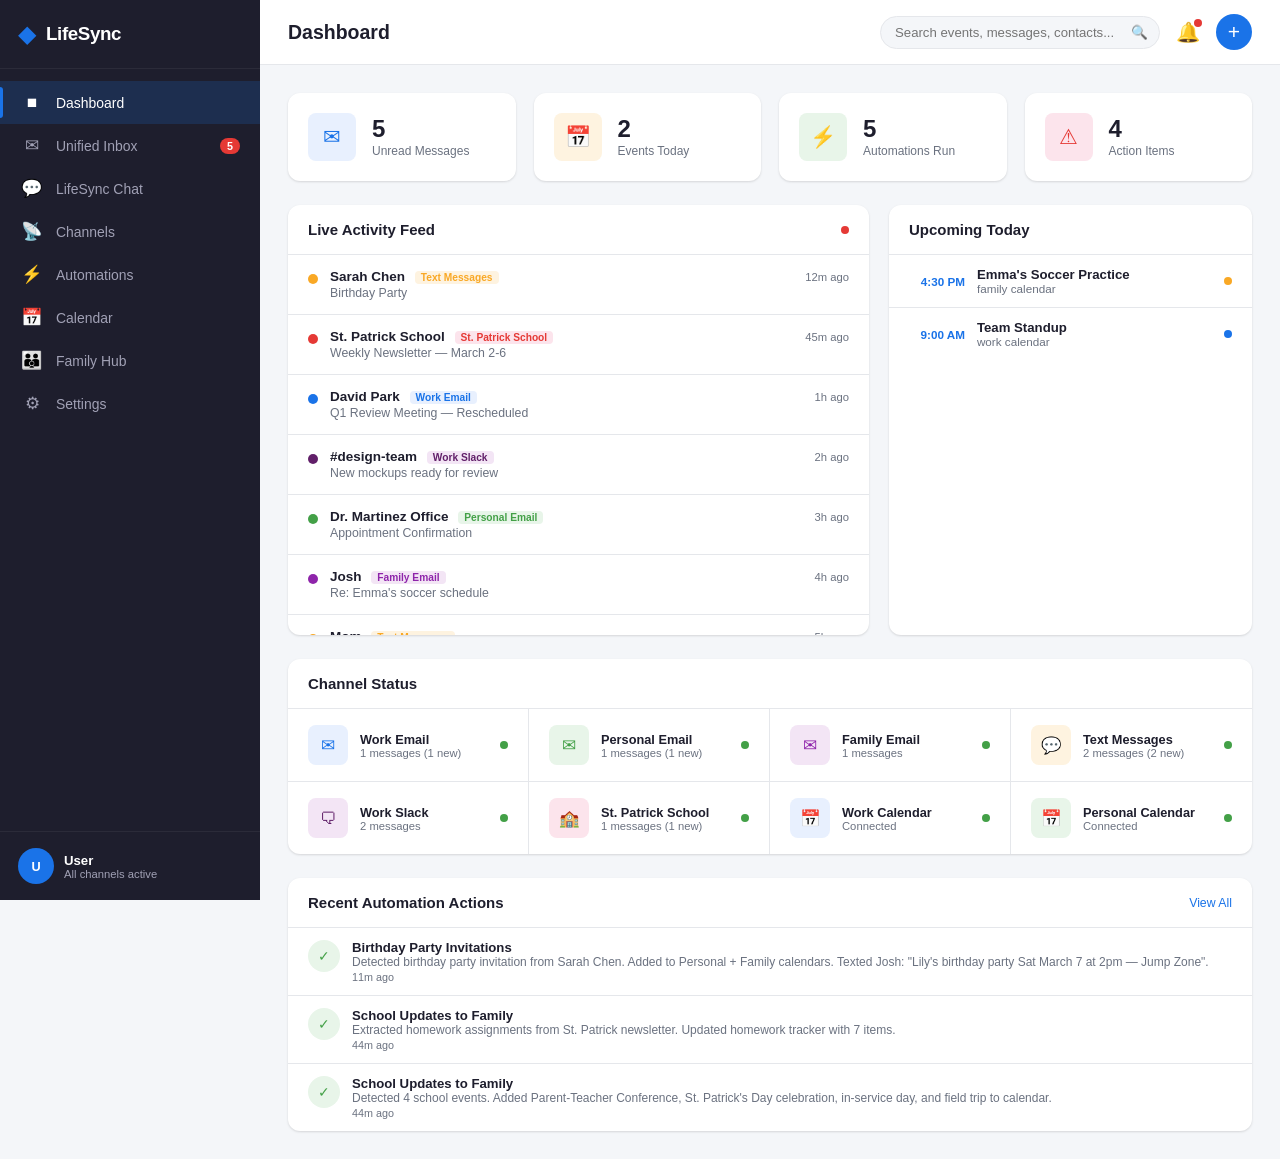
<file: life-event-tracker.html>
<!DOCTYPE html>
<html lang="en">
<head>
    <meta charset="UTF-8">
    <meta name="viewport" content="width=device-width, initial-scale=1.0">
    <title>LifeSync — Life Event Tracker</title>
    <link rel="icon" href="demo-fav.png">
    <link rel="stylesheet" href="life-event-tracker.css">
</head>
<body>
    <!-- Sidebar Navigation -->
    <nav class="sidebar" id="sidebar">
        <div class="sidebar-header">
            <div class="logo">
                <span class="logo-icon">&#9670;</span>
                <span class="logo-text">LifeSync</span>
            </div>
            <button class="sidebar-toggle" id="sidebarToggle" aria-label="Toggle sidebar">&#9776;</button>
        </div>
        <ul class="nav-menu">
            <li class="nav-item active" data-view="dashboard">
                <span class="nav-icon">&#9632;</span>
                <span class="nav-label">Dashboard</span>
            </li>
            <li class="nav-item" data-view="inbox">
                <span class="nav-icon">&#9993;</span>
                <span class="nav-label">Unified Inbox</span>
                <span class="nav-badge" id="inboxBadge">0</span>
            </li>
            <li class="nav-item" data-view="sms">
                <span class="nav-icon">&#128172;</span>
                <span class="nav-label">LifeSync Chat</span>
                <span class="nav-badge" id="smsBadge" style="display:none;">0</span>
            </li>
            <li class="nav-item" data-view="channels">
                <span class="nav-icon">&#128225;</span>
                <span class="nav-label">Channels</span>
            </li>
            <li class="nav-item" data-view="automations">
                <span class="nav-icon">&#9889;</span>
                <span class="nav-label">Automations</span>
            </li>
            <li class="nav-item" data-view="calendar">
                <span class="nav-icon">&#128197;</span>
                <span class="nav-label">Calendar</span>
            </li>
            <li class="nav-item" data-view="family">
                <span class="nav-icon">&#128106;</span>
                <span class="nav-label">Family Hub</span>
            </li>
            <li class="nav-item" data-view="settings">
                <span class="nav-icon">&#9881;</span>
                <span class="nav-label">Settings</span>
            </li>
        </ul>
        <div class="sidebar-footer">
            <div class="user-profile">
                <div class="avatar">U</div>
                <div class="user-info">
                    <span class="user-name">User</span>
                    <span class="user-status">All channels active</span>
                </div>
            </div>
        </div>
    </nav>

    <!-- Main Content Area -->
    <main class="main-content" id="mainContent">

        <!-- Top Bar -->
        <header class="top-bar">
            <div class="top-bar-left">
                <button class="mobile-menu-btn" id="mobileMenuBtn" aria-label="Open menu">&#9776;</button>
                <h1 class="page-title" id="pageTitle">Dashboard</h1>
            </div>
            <div class="top-bar-right">
                <div class="search-box">
                    <input type="text" placeholder="Search events, messages, contacts..." id="globalSearch">
                    <span class="search-icon">&#128269;</span>
                </div>
                <button class="notification-btn" id="notifBtn" aria-label="Notifications">
                    &#128276;
                    <span class="notif-dot" id="notifDot"></span>
                </button>
                <button class="quick-add-btn" id="quickAddBtn" title="Quick add event">+</button>
            </div>
        </header>

        <!-- ==================== DASHBOARD VIEW ==================== -->
        <section class="view active" id="view-dashboard">
            <!-- Stats Row -->
            <div class="stats-row">
                <div class="stat-card">
                    <div class="stat-icon" style="background:#e8f0fe;color:#1a73e8;">&#9993;</div>
                    <div class="stat-info">
                        <span class="stat-number" id="statUnread">0</span>
                        <span class="stat-label">Unread Messages</span>
                    </div>
                </div>
                <div class="stat-card">
                    <div class="stat-icon" style="background:#fef3e0;color:#f9a825;">&#128197;</div>
                    <div class="stat-info">
                        <span class="stat-number" id="statEvents">0</span>
                        <span class="stat-label">Events Today</span>
                    </div>
                </div>
                <div class="stat-card">
                    <div class="stat-icon" style="background:#e8f5e9;color:#43a047;">&#9889;</div>
                    <div class="stat-info">
                        <span class="stat-number" id="statAutomations">0</span>
                        <span class="stat-label">Automations Run</span>
                    </div>
                </div>
                <div class="stat-card">
                    <div class="stat-icon" style="background:#fce4ec;color:#e53935;">&#9888;</div>
                    <div class="stat-info">
                        <span class="stat-number" id="statActionItems">0</span>
                        <span class="stat-label">Action Items</span>
                    </div>
                </div>
            </div>

            <!-- Live Activity Feed + Upcoming -->
            <div class="dashboard-grid">
                <div class="card activity-feed-card">
                    <div class="card-header">
                        <h2>Live Activity Feed</h2>
                        <span class="live-dot"></span>
                    </div>
                    <div class="activity-feed" id="activityFeed">
                        <!-- Populated by JS -->
                    </div>
                </div>
                <div class="card upcoming-card">
                    <div class="card-header">
                        <h2>Upcoming Today</h2>
                    </div>
                    <div class="upcoming-list" id="upcomingList">
                        <!-- Populated by JS -->
                    </div>
                </div>
            </div>

            <!-- Channel Status Row -->
            <div class="card channel-status-card">
                <div class="card-header">
                    <h2>Channel Status</h2>
                </div>
                <div class="channel-status-grid" id="channelStatusGrid">
                    <!-- Populated by JS -->
                </div>
            </div>

            <!-- Recent Automations -->
            <div class="card">
                <div class="card-header">
                    <h2>Recent Automation Actions</h2>
                    <a href="#" class="view-all-link" data-navigate="automations">View All</a>
                </div>
                <div class="automation-log" id="dashAutomationLog">
                    <!-- Populated by JS -->
                </div>
            </div>
        </section>

        <!-- ==================== UNIFIED INBOX VIEW ==================== -->
        <section class="view" id="view-inbox">
            <div class="inbox-toolbar">
                <div class="filter-tabs">
                    <button class="filter-tab active" data-filter="all">All</button>
                    <button class="filter-tab" data-filter="work-email">Work Email</button>
                    <button class="filter-tab" data-filter="personal-email">Personal Email</button>
                    <button class="filter-tab" data-filter="family-email">Family Email</button>
                    <button class="filter-tab" data-filter="text">Texts</button>
                    <button class="filter-tab" data-filter="slack">Slack</button>
                    <button class="filter-tab" data-filter="school">School</button>
                </div>
                <div class="inbox-actions">
                    <button class="btn btn-sm" id="markAllReadBtn">Mark All Read</button>
                </div>
            </div>
            <div class="inbox-list" id="inboxList">
                <!-- Populated by JS -->
            </div>
            <!-- Message Detail Panel -->
            <div class="message-detail-panel" id="messageDetailPanel">
                <div class="detail-header">
                    <button class="back-btn" id="detailBackBtn">&larr; Back</button>
                    <div class="detail-actions">
                        <button class="btn btn-sm" id="detailArchiveBtn">Archive</button>
                        <button class="btn btn-sm btn-primary" id="detailActionBtn">Create Action</button>
                    </div>
                </div>
                <div class="detail-content" id="detailContent">
                    <!-- Populated by JS -->
                </div>
            </div>
        </section>

        <!-- ==================== LIFESYNC CHAT VIEW ==================== -->
        <section class="view" id="view-sms">
            <div class="sms-container">
                <div class="sms-phone">
                    <div class="sms-phone-header">
                        <div class="sms-phone-status-bar">
                            <span>9:41</span>
                            <span class="sms-phone-notch"></span>
                            <span class="sms-phone-icons">&#128246; 100%</span>
                        </div>
                        <div class="sms-phone-nav">
                            <span class="sms-phone-back">&lt;</span>
                            <div class="sms-phone-contact">
                                <div class="sms-phone-avatar">LS</div>
                                <div>
                                    <div class="sms-phone-name">LifeSync</div>
                                    <div class="sms-phone-subtitle">AI Assistant</div>
                                </div>
                            </div>
                            <span class="sms-phone-info">&#9432;</span>
                        </div>
                    </div>
                    <div class="sms-messages" id="smsMessages">
                        <!-- Populated by JS -->
                    </div>
                    <div class="sms-input-bar">
                        <button class="sms-attach-btn" id="smsQuickActions" title="Quick actions">+</button>
                        <input type="text" id="smsInput" placeholder="Message LifeSync..." autocomplete="off">
                        <button class="sms-send-btn" id="smsSendBtn">&#9650;</button>
                    </div>
                </div>
                <div class="sms-sidebar-panel">
                    <div class="sms-help-card">
                        <h3>Talk to LifeSync</h3>
                        <p>Text LifeSync from Google Messages — it understands context and takes action.</p>
                    </div>
                    <div class="sms-help-card">
                        <h3>Try saying...</h3>
                        <div class="sms-suggestions" id="smsSuggestions">
                            <button class="sms-suggestion-btn">What's Emma's homework tonight?</button>
                            <button class="sms-suggestion-btn">What's on my calendar today?</button>
                            <button class="sms-suggestion-btn">Add the birthday party to both calendars</button>
                            <button class="sms-suggestion-btn">Text Josh about the birthday party Saturday</button>
                            <button class="sms-suggestion-btn">What did the school send today?</button>
                            <button class="sms-suggestion-btn">When is the field trip?</button>
                            <button class="sms-suggestion-btn">Remind me about the permission slip</button>
                            <button class="sms-suggestion-btn">What are my action items?</button>
                            <button class="sms-suggestion-btn">Mark spelling homework as done</button>
                            <button class="sms-suggestion-btn">What's happening this weekend?</button>
                            <button class="sms-suggestion-btn">RSVP yes to Lily's party</button>
                            <button class="sms-suggestion-btn">Any new messages from work?</button>
                        </div>
                    </div>
                    <div class="sms-help-card">
                        <h3>Recent Actions</h3>
                        <div class="sms-recent-actions" id="smsRecentActions">
                            <div class="sms-action-item">
                                <span class="sms-action-dot" style="background:var(--success);"></span>
                                <span>Waiting for your first command...</span>
                            </div>
                        </div>
                    </div>
                </div>
            </div>
        </section>

        <!-- ==================== CHANNELS VIEW ==================== -->
        <section class="view" id="view-channels">
            <div class="channels-grid" id="channelsGrid">
                <!-- Populated by JS -->
            </div>
        </section>

        <!-- ==================== AUTOMATIONS VIEW ==================== -->
        <section class="view" id="view-automations">
            <div class="automations-header">
                <h2>Automation Rules</h2>
                <button class="btn btn-primary" id="addAutomationBtn">+ New Rule</button>
            </div>
            <div class="automations-list" id="automationsList">
                <!-- Populated by JS -->
            </div>
            <div class="card" style="margin-top:24px;">
                <div class="card-header">
                    <h2>Automation Log</h2>
                </div>
                <div class="automation-log" id="automationLog">
                    <!-- Populated by JS -->
                </div>
            </div>
        </section>

        <!-- ==================== CALENDAR VIEW ==================== -->
        <section class="view" id="view-calendar">
            <div class="calendar-header-bar">
                <button class="btn btn-sm" id="calPrev">&larr;</button>
                <h2 id="calMonthYear"></h2>
                <button class="btn btn-sm" id="calNext">&rarr;</button>
                <div class="calendar-legend">
                    <span class="legend-dot" style="background:#1a73e8;"></span> Work
                    <span class="legend-dot" style="background:#43a047;"></span> Personal
                    <span class="legend-dot" style="background:#f9a825;"></span> Family
                    <span class="legend-dot" style="background:#e53935;"></span> School
                </div>
            </div>
            <div class="calendar-grid" id="calendarGrid">
                <!-- Populated by JS -->
            </div>
            <div class="card" style="margin-top:24px;">
                <div class="card-header">
                    <h2>Events for <span id="calSelectedDate">Today</span></h2>
                </div>
                <div class="cal-events-list" id="calEventsList">
                    <!-- Populated by JS -->
                </div>
            </div>
        </section>

        <!-- ==================== FAMILY HUB VIEW ==================== -->
        <section class="view" id="view-family">
            <div class="family-grid">
                <div class="card family-member-card">
                    <div class="card-header"><h2>Daughter — School Hub</h2></div>
                    <div class="school-section">
                        <h3>St. Patrick Communications</h3>
                        <div class="school-feed" id="schoolFeed">
                            <!-- Populated by JS -->
                        </div>
                    </div>
                    <div class="homework-section">
                        <h3>Homework Tracker</h3>
                        <div class="homework-list" id="homeworkList">
                            <!-- Populated by JS -->
                        </div>
                    </div>
                </div>
                <div class="card family-calendar-card">
                    <div class="card-header"><h2>Family Calendar</h2></div>
                    <div class="family-events" id="familyEvents">
                        <!-- Populated by JS -->
                    </div>
                </div>
                <div class="card family-actions-card">
                    <div class="card-header"><h2>Pending Family Actions</h2></div>
                    <div class="family-actions" id="familyActions">
                        <!-- Populated by JS -->
                    </div>
                </div>
            </div>
        </section>

        <!-- ==================== SETTINGS VIEW ==================== -->
        <section class="view" id="view-settings">
            <div class="settings-grid">
                <div class="card">
                    <div class="card-header"><h2>Connected Channels</h2></div>
                    <div class="settings-channels" id="settingsChannels">
                        <!-- Populated by JS -->
                    </div>
                </div>
                <div class="card">
                    <div class="card-header"><h2>Notification Preferences</h2></div>
                    <div class="settings-section">
                        <label class="toggle-row">
                            <span>Push Notifications</span>
                            <input type="checkbox" checked class="toggle-input">
                            <span class="toggle-slider"></span>
                        </label>
                        <label class="toggle-row">
                            <span>Email Digest (Daily)</span>
                            <input type="checkbox" checked class="toggle-input">
                            <span class="toggle-slider"></span>
                        </label>
                        <label class="toggle-row">
                            <span>Sound Alerts</span>
                            <input type="checkbox" class="toggle-input">
                            <span class="toggle-slider"></span>
                        </label>
                        <label class="toggle-row">
                            <span>Automation Confirmations</span>
                            <input type="checkbox" checked class="toggle-input">
                            <span class="toggle-slider"></span>
                        </label>
                    </div>
                </div>
                <div class="card">
                    <div class="card-header"><h2>Family Members</h2></div>
                    <div class="settings-section">
                        <div class="family-member-row">
                            <div class="avatar" style="background:#1a73e8;">J</div>
                            <div>
                                <strong>Josh</strong>
                                <div class="text-muted">Co-parent &middot; Text, Email</div>
                            </div>
                        </div>
                        <div class="family-member-row">
                            <div class="avatar" style="background:#e53935;">E</div>
                            <div>
                                <strong>Emma</strong>
                                <div class="text-muted">Daughter &middot; St. Patrick School</div>
                            </div>
                        </div>
                    </div>
                </div>
                <div class="card">
                    <div class="card-header"><h2>AI Preferences</h2></div>
                    <div class="settings-section">
                        <label class="toggle-row">
                            <span>Auto-detect calendar events from messages</span>
                            <input type="checkbox" checked class="toggle-input">
                            <span class="toggle-slider"></span>
                        </label>
                        <label class="toggle-row">
                            <span>Auto-notify Josh about daughter's events</span>
                            <input type="checkbox" checked class="toggle-input">
                            <span class="toggle-slider"></span>
                        </label>
                        <label class="toggle-row">
                            <span>Smart homework extraction from school messages</span>
                            <input type="checkbox" checked class="toggle-input">
                            <span class="toggle-slider"></span>
                        </label>
                        <label class="toggle-row">
                            <span>Auto-categorize incoming messages</span>
                            <input type="checkbox" checked class="toggle-input">
                            <span class="toggle-slider"></span>
                        </label>
                    </div>
                </div>
            </div>
        </section>

    </main>

    <!-- Quick Add Modal -->
    <div class="modal-overlay" id="quickAddModal">
        <div class="modal">
            <div class="modal-header">
                <h2>Quick Add Event</h2>
                <button class="modal-close" id="quickAddClose">&times;</button>
            </div>
            <div class="modal-body">
                <div class="form-group">
                    <label>Event Title</label>
                    <input type="text" id="qaTitle" placeholder="e.g., Emma's birthday party">
                </div>
                <div class="form-row">
                    <div class="form-group">
                        <label>Date</label>
                        <input type="date" id="qaDate">
                    </div>
                    <div class="form-group">
                        <label>Time</label>
                        <input type="time" id="qaTime">
                    </div>
                </div>
                <div class="form-group">
                    <label>Calendar</label>
                    <select id="qaCalendar">
                        <option value="personal">Personal Calendar</option>
                        <option value="work">Work Calendar</option>
                        <option value="family">Family Calendar</option>
                        <option value="school">School Calendar</option>
                    </select>
                </div>
                <div class="form-group">
                    <label>Notify</label>
                    <div class="checkbox-group">
                        <label><input type="checkbox" value="josh"> Josh</label>
                        <label><input type="checkbox" value="self"> Myself (reminder)</label>
                    </div>
                </div>
                <div class="form-group">
                    <label>Notes</label>
                    <textarea id="qaNotes" rows="3" placeholder="Additional details..."></textarea>
                </div>
            </div>
            <div class="modal-footer">
                <button class="btn" id="qaCancel">Cancel</button>
                <button class="btn btn-primary" id="qaSave">Save Event</button>
            </div>
        </div>
    </div>

    <!-- Notification Toast Container -->
    <div class="toast-container" id="toastContainer"></div>

    <!-- Automation Rule Modal -->
    <div class="modal-overlay" id="automationModal">
        <div class="modal">
            <div class="modal-header">
                <h2>New Automation Rule</h2>
                <button class="modal-close" id="automationModalClose">&times;</button>
            </div>
            <div class="modal-body">
                <div class="form-group">
                    <label>Rule Name</label>
                    <input type="text" id="arName" placeholder="e.g., Birthday invites to both calendars">
                </div>
                <div class="form-group">
                    <label>When (Trigger Channel)</label>
                    <select id="arTriggerChannel">
                        <option value="any">Any Channel</option>
                        <option value="text">Text Messages</option>
                        <option value="work-email">Work Email</option>
                        <option value="personal-email">Personal Email</option>
                        <option value="family-email">Family Email</option>
                        <option value="slack">Work Slack</option>
                        <option value="school">St. Patrick School</option>
                    </select>
                </div>
                <div class="form-group">
                    <label>Contains Keywords (comma-separated)</label>
                    <input type="text" id="arKeywords" placeholder="e.g., birthday, party, invitation">
                </div>
                <div class="form-group">
                    <label>Then (Actions)</label>
                    <div class="checkbox-group">
                        <label><input type="checkbox" value="add-personal-cal"> Add to Personal Calendar</label>
                        <label><input type="checkbox" value="add-family-cal"> Add to Family Calendar</label>
                        <label><input type="checkbox" value="add-work-cal"> Add to Work Calendar</label>
                        <label><input type="checkbox" value="notify-josh"> Text Josh</label>
                        <label><input type="checkbox" value="flag-action"> Flag as Action Item</label>
                    </div>
                </div>
            </div>
            <div class="modal-footer">
                <button class="btn" id="arCancel">Cancel</button>
                <button class="btn btn-primary" id="arSave">Save Rule</button>
            </div>
        </div>
    </div>

    <script src="life-event-tracker.js"></script>
</body>
</html>
</file>
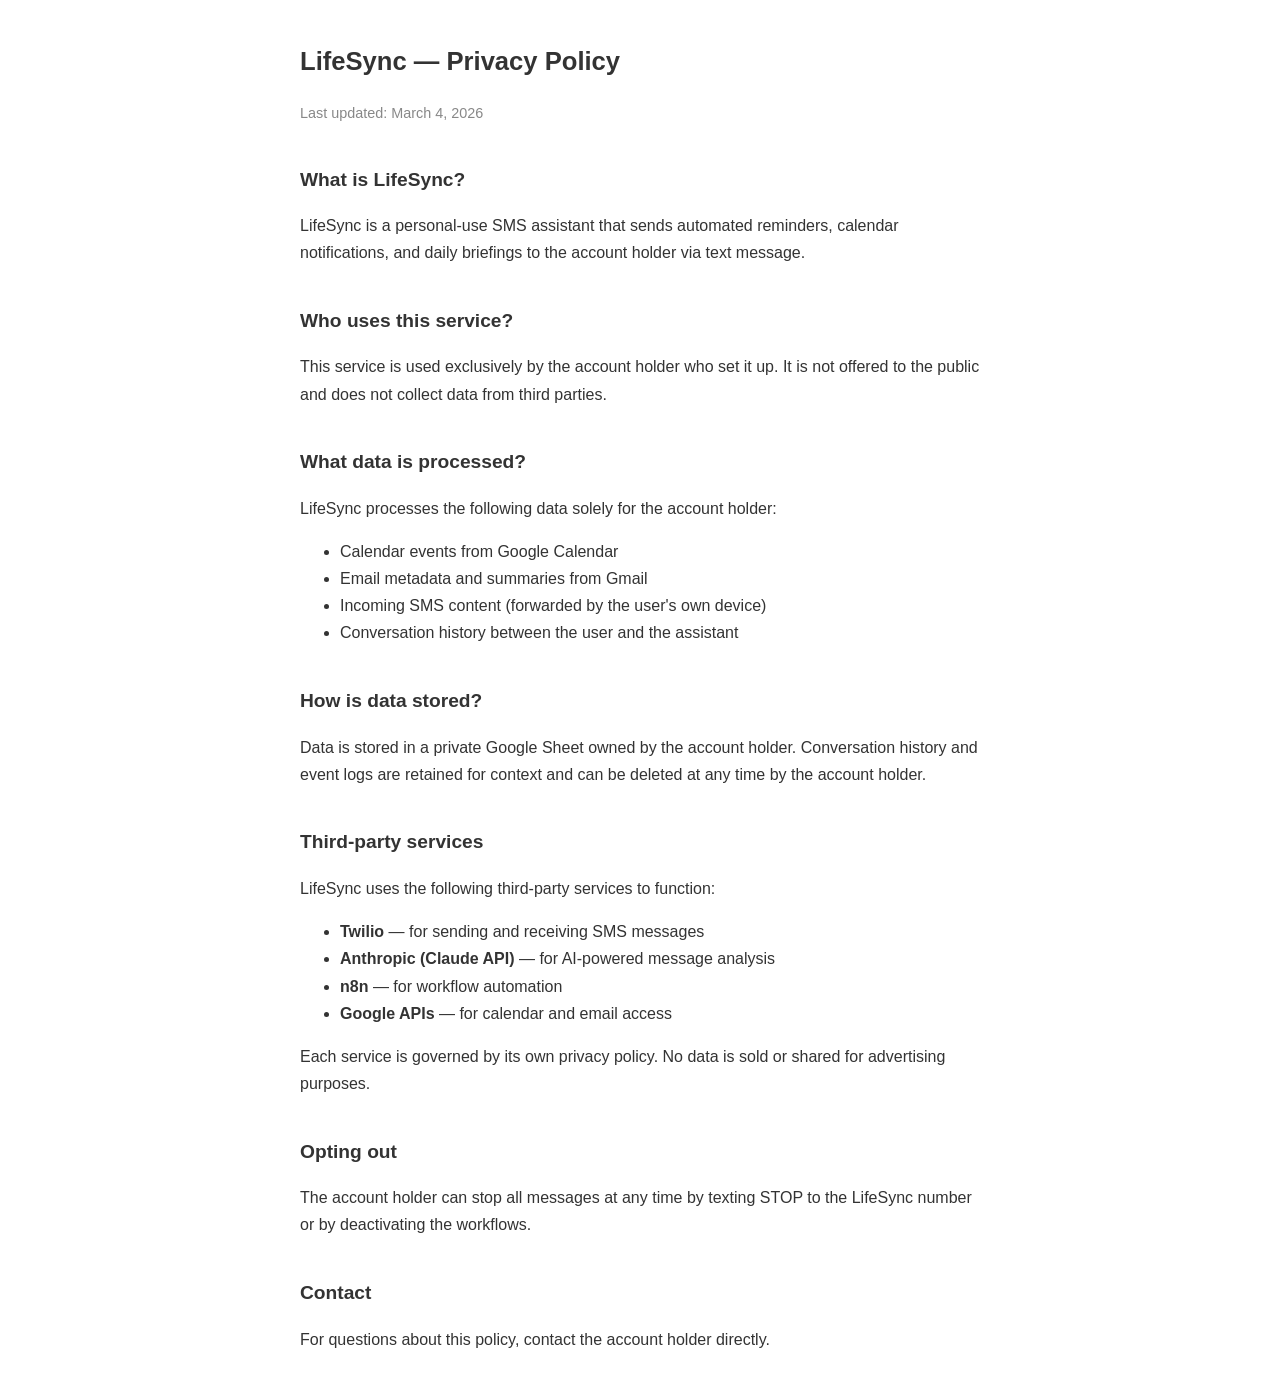
<file: privacy.html>
<!DOCTYPE html>
<html lang="en">
<head>
    <meta charset="UTF-8">
    <meta name="viewport" content="width=device-width, initial-scale=1.0">
    <title>LifeSync — Privacy Policy</title>
    <style>
        body { font-family: -apple-system, BlinkMacSystemFont, 'Segoe UI', sans-serif; max-width: 680px; margin: 40px auto; padding: 0 20px; color: #333; line-height: 1.7; }
        h1 { font-size: 1.6em; }
        h2 { font-size: 1.2em; margin-top: 2em; }
        p { margin: 0.8em 0; }
        .updated { color: #888; font-size: 0.9em; }
    </style>
</head>
<body>
    <h1>LifeSync — Privacy Policy</h1>
    <p class="updated">Last updated: March 4, 2026</p>

    <h2>What is LifeSync?</h2>
    <p>LifeSync is a personal-use SMS assistant that sends automated reminders, calendar notifications, and daily briefings to the account holder via text message.</p>

    <h2>Who uses this service?</h2>
    <p>This service is used exclusively by the account holder who set it up. It is not offered to the public and does not collect data from third parties.</p>

    <h2>What data is processed?</h2>
    <p>LifeSync processes the following data solely for the account holder:</p>
    <ul>
        <li>Calendar events from Google Calendar</li>
        <li>Email metadata and summaries from Gmail</li>
        <li>Incoming SMS content (forwarded by the user's own device)</li>
        <li>Conversation history between the user and the assistant</li>
    </ul>

    <h2>How is data stored?</h2>
    <p>Data is stored in a private Google Sheet owned by the account holder. Conversation history and event logs are retained for context and can be deleted at any time by the account holder.</p>

    <h2>Third-party services</h2>
    <p>LifeSync uses the following third-party services to function:</p>
    <ul>
        <li><strong>Twilio</strong> — for sending and receiving SMS messages</li>
        <li><strong>Anthropic (Claude API)</strong> — for AI-powered message analysis</li>
        <li><strong>n8n</strong> — for workflow automation</li>
        <li><strong>Google APIs</strong> — for calendar and email access</li>
    </ul>
    <p>Each service is governed by its own privacy policy. No data is sold or shared for advertising purposes.</p>

    <h2>Opting out</h2>
    <p>The account holder can stop all messages at any time by texting STOP to the LifeSync number or by deactivating the workflows.</p>

    <h2>Contact</h2>
    <p>For questions about this policy, contact the account holder directly.</p>
</body>
</html>
</file>
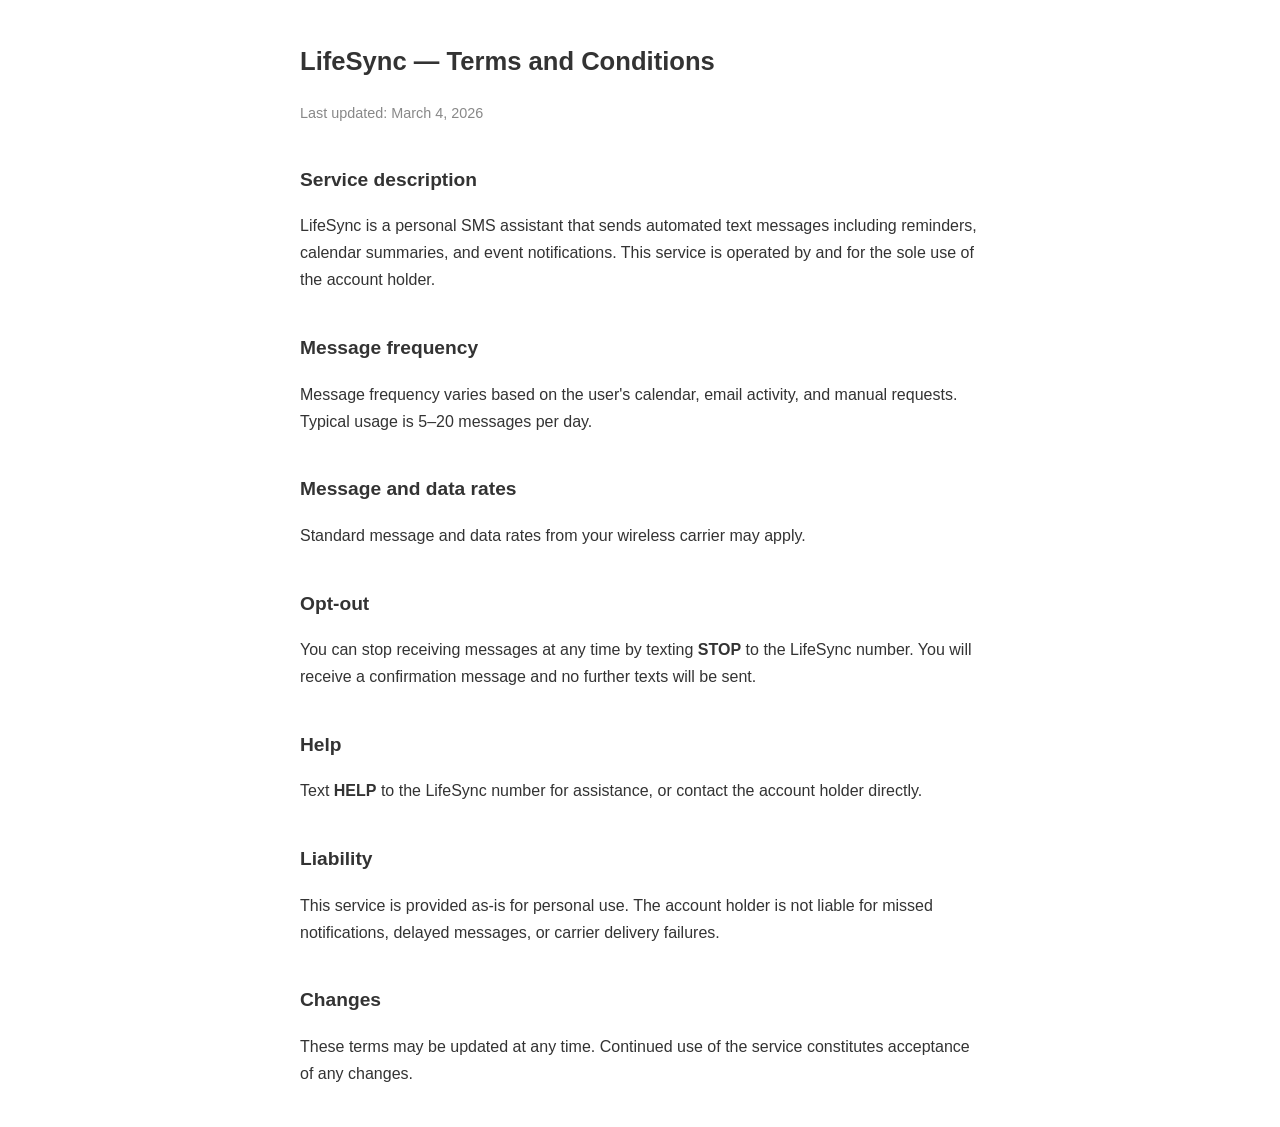
<file: terms.html>
<!DOCTYPE html>
<html lang="en">
<head>
    <meta charset="UTF-8">
    <meta name="viewport" content="width=device-width, initial-scale=1.0">
    <title>LifeSync — Terms and Conditions</title>
    <style>
        body { font-family: -apple-system, BlinkMacSystemFont, 'Segoe UI', sans-serif; max-width: 680px; margin: 40px auto; padding: 0 20px; color: #333; line-height: 1.7; }
        h1 { font-size: 1.6em; }
        h2 { font-size: 1.2em; margin-top: 2em; }
        p { margin: 0.8em 0; }
        .updated { color: #888; font-size: 0.9em; }
    </style>
</head>
<body>
    <h1>LifeSync — Terms and Conditions</h1>
    <p class="updated">Last updated: March 4, 2026</p>

    <h2>Service description</h2>
    <p>LifeSync is a personal SMS assistant that sends automated text messages including reminders, calendar summaries, and event notifications. This service is operated by and for the sole use of the account holder.</p>

    <h2>Message frequency</h2>
    <p>Message frequency varies based on the user's calendar, email activity, and manual requests. Typical usage is 5–20 messages per day.</p>

    <h2>Message and data rates</h2>
    <p>Standard message and data rates from your wireless carrier may apply.</p>

    <h2>Opt-out</h2>
    <p>You can stop receiving messages at any time by texting <strong>STOP</strong> to the LifeSync number. You will receive a confirmation message and no further texts will be sent.</p>

    <h2>Help</h2>
    <p>Text <strong>HELP</strong> to the LifeSync number for assistance, or contact the account holder directly.</p>

    <h2>Liability</h2>
    <p>This service is provided as-is for personal use. The account holder is not liable for missed notifications, delayed messages, or carrier delivery failures.</p>

    <h2>Changes</h2>
    <p>These terms may be updated at any time. Continued use of the service constitutes acceptance of any changes.</p>
</body>
</html>
</file>
<file: life-event-tracker.css>
/* ============================================================
   LifeSync — Life Event Tracker Stylesheet
   ============================================================ */

/* ---------- Reset & Base ---------- */
*, *::before, *::after { box-sizing: border-box; margin: 0; padding: 0; }
:root {
    --bg: #f4f6f9;
    --surface: #ffffff;
    --text: #1e1e2d;
    --text-muted: #6b7280;
    --border: #e5e7eb;
    --primary: #1a73e8;
    --primary-light: #e8f0fe;
    --success: #43a047;
    --success-light: #e8f5e9;
    --warning: #f9a825;
    --warning-light: #fef3e0;
    --danger: #e53935;
    --danger-light: #fce4ec;
    --sidebar-bg: #1e1e2d;
    --sidebar-text: #a1a1b5;
    --sidebar-active: #ffffff;
    --radius: 12px;
    --radius-sm: 8px;
    --shadow: 0 1px 3px rgba(0,0,0,0.08), 0 1px 2px rgba(0,0,0,0.06);
    --shadow-lg: 0 4px 16px rgba(0,0,0,0.12);
    --transition: 0.2s ease;
}
html { font-size: 15px; }
body {
    font-family: -apple-system, BlinkMacSystemFont, 'Segoe UI', Roboto, 'Helvetica Neue', Arial, sans-serif;
    background: var(--bg);
    color: var(--text);
    display: flex;
    min-height: 100vh;
    overflow-x: hidden;
}
a { color: var(--primary); text-decoration: none; }
a:hover { text-decoration: underline; }
input, select, textarea, button { font-family: inherit; font-size: inherit; }

/* ---------- Sidebar ---------- */
.sidebar {
    width: 260px;
    min-width: 260px;
    background: var(--sidebar-bg);
    color: var(--sidebar-text);
    display: flex;
    flex-direction: column;
    height: 100vh;
    position: sticky;
    top: 0;
    z-index: 100;
    transition: var(--transition);
}
.sidebar-header {
    display: flex;
    align-items: center;
    justify-content: space-between;
    padding: 20px 18px;
    border-bottom: 1px solid rgba(255,255,255,0.06);
}
.logo { display: flex; align-items: center; gap: 10px; }
.logo-icon { font-size: 1.6rem; color: var(--primary); }
.logo-text { font-size: 1.25rem; font-weight: 700; color: #fff; letter-spacing: -0.02em; }
.sidebar-toggle {
    background: none; border: none; color: var(--sidebar-text); font-size: 1.2rem; cursor: pointer;
    display: none;
}
.nav-menu { list-style: none; flex: 1; padding: 12px 0; overflow-y: auto; }
.nav-item {
    display: flex; align-items: center; gap: 12px;
    padding: 11px 20px; cursor: pointer;
    color: var(--sidebar-text); transition: var(--transition);
    position: relative; font-size: 0.93rem;
}
.nav-item:hover { color: #fff; background: rgba(255,255,255,0.05); }
.nav-item.active {
    color: #fff; background: rgba(26,115,232,0.18);
}
.nav-item.active::before {
    content: ''; position: absolute; left: 0; top: 6px; bottom: 6px; width: 3px;
    background: var(--primary); border-radius: 0 3px 3px 0;
}
.nav-icon { font-size: 1.15rem; width: 24px; text-align: center; }
.nav-badge {
    margin-left: auto; background: var(--danger); color: #fff; font-size: 0.72rem;
    font-weight: 700; padding: 2px 7px; border-radius: 10px; min-width: 20px; text-align: center;
}
.sidebar-footer {
    padding: 16px 18px; border-top: 1px solid rgba(255,255,255,0.06);
}
.user-profile { display: flex; align-items: center; gap: 10px; }
.avatar {
    width: 36px; height: 36px; border-radius: 50%; background: var(--primary);
    color: #fff; display: flex; align-items: center; justify-content: center;
    font-weight: 700; font-size: 0.85rem; flex-shrink: 0;
}
.user-info { display: flex; flex-direction: column; }
.user-name { color: #fff; font-weight: 600; font-size: 0.88rem; }
.user-status { font-size: 0.75rem; color: var(--sidebar-text); }

/* ---------- Main Content ---------- */
.main-content { flex: 1; display: flex; flex-direction: column; min-width: 0; }

/* ---------- Top Bar ---------- */
.top-bar {
    display: flex; align-items: center; justify-content: space-between;
    padding: 14px 28px; background: var(--surface); border-bottom: 1px solid var(--border);
    position: sticky; top: 0; z-index: 50;
}
.top-bar-left { display: flex; align-items: center; gap: 14px; }
.mobile-menu-btn { display: none; background: none; border: none; font-size: 1.4rem; cursor: pointer; color: var(--text); }
.page-title { font-size: 1.3rem; font-weight: 700; }
.top-bar-right { display: flex; align-items: center; gap: 12px; }
.search-box { position: relative; }
.search-box input {
    width: 280px; padding: 8px 36px 8px 14px; border: 1px solid var(--border);
    border-radius: 20px; background: var(--bg); font-size: 0.88rem; outline: none;
    transition: var(--transition);
}
.search-box input:focus { border-color: var(--primary); box-shadow: 0 0 0 3px rgba(26,115,232,0.12); }
.search-icon { position: absolute; right: 12px; top: 50%; transform: translateY(-50%); font-size: 0.9rem; color: var(--text-muted); }
.notification-btn {
    position: relative; background: none; border: none; font-size: 1.3rem;
    cursor: pointer; color: var(--text-muted); padding: 4px;
}
.notif-dot {
    position: absolute; top: 2px; right: 2px; width: 8px; height: 8px;
    background: var(--danger); border-radius: 50%; display: none;
}
.notif-dot.active { display: block; }
.quick-add-btn {
    width: 36px; height: 36px; border-radius: 50%; border: none;
    background: var(--primary); color: #fff; font-size: 1.4rem;
    cursor: pointer; display: flex; align-items: center; justify-content: center;
    transition: var(--transition);
}
.quick-add-btn:hover { background: #1557b0; transform: scale(1.05); }

/* ---------- Views ---------- */
.view { display: none; padding: 28px; }
.view.active { display: block; }

/* ---------- Stats Row ---------- */
.stats-row { display: grid; grid-template-columns: repeat(4, 1fr); gap: 18px; margin-bottom: 24px; }
.stat-card {
    background: var(--surface); border-radius: var(--radius); padding: 20px;
    display: flex; align-items: center; gap: 16px; box-shadow: var(--shadow);
}
.stat-icon {
    width: 48px; height: 48px; border-radius: var(--radius-sm);
    display: flex; align-items: center; justify-content: center;
    font-size: 1.4rem; flex-shrink: 0;
}
.stat-number { font-size: 1.6rem; font-weight: 800; display: block; line-height: 1; }
.stat-label { font-size: 0.8rem; color: var(--text-muted); margin-top: 2px; }

/* ---------- Cards ---------- */
.card {
    background: var(--surface); border-radius: var(--radius);
    box-shadow: var(--shadow); overflow: hidden;
}
.card-header {
    display: flex; align-items: center; justify-content: space-between;
    padding: 16px 20px; border-bottom: 1px solid var(--border);
}
.card-header h2 { font-size: 1rem; font-weight: 700; }
.view-all-link { font-size: 0.82rem; color: var(--primary); font-weight: 500; cursor: pointer; }

/* ---------- Dashboard Grid ---------- */
.dashboard-grid { display: grid; grid-template-columns: 1.6fr 1fr; gap: 20px; margin-bottom: 24px; }

/* ---------- Activity Feed ---------- */
.activity-feed { max-height: 380px; overflow-y: auto; }
.activity-item {
    display: flex; align-items: flex-start; gap: 12px;
    padding: 14px 20px; border-bottom: 1px solid var(--border);
    transition: var(--transition); cursor: pointer;
}
.activity-item:hover { background: var(--bg); }
.activity-item:last-child { border-bottom: none; }
.activity-dot {
    width: 10px; height: 10px; border-radius: 50%; margin-top: 5px; flex-shrink: 0;
}
.activity-body { flex: 1; min-width: 0; }
.activity-title { font-weight: 600; font-size: 0.9rem; margin-bottom: 2px; }
.activity-desc { font-size: 0.82rem; color: var(--text-muted); white-space: nowrap; overflow: hidden; text-overflow: ellipsis; }
.activity-time { font-size: 0.75rem; color: var(--text-muted); white-space: nowrap; flex-shrink: 0; margin-top: 2px; }
.activity-channel-tag {
    display: inline-block; font-size: 0.68rem; font-weight: 600; padding: 1px 6px;
    border-radius: 4px; margin-left: 6px;
}

/* ---------- Upcoming List ---------- */
.upcoming-list { max-height: 380px; overflow-y: auto; }
.upcoming-item {
    display: flex; align-items: center; gap: 12px;
    padding: 12px 20px; border-bottom: 1px solid var(--border);
}
.upcoming-item:last-child { border-bottom: none; }
.upcoming-time {
    font-size: 0.78rem; font-weight: 700; color: var(--primary);
    min-width: 56px; text-align: right;
}
.upcoming-info { flex: 1; }
.upcoming-title { font-weight: 600; font-size: 0.88rem; }
.upcoming-meta { font-size: 0.78rem; color: var(--text-muted); }
.upcoming-cal-dot {
    width: 8px; height: 8px; border-radius: 50%; flex-shrink: 0;
}

/* ---------- Channel Status ---------- */
.channel-status-card { margin-bottom: 24px; }
.channel-status-grid { display: grid; grid-template-columns: repeat(4, 1fr); gap: 0; }
.channel-status-item {
    display: flex; align-items: center; gap: 12px;
    padding: 16px 20px; border-right: 1px solid var(--border);
    border-bottom: 1px solid var(--border);
}
.channel-status-item:nth-child(4n) { border-right: none; }
.channel-status-item:nth-last-child(-n+4) { border-bottom: none; }
.channel-status-icon {
    width: 40px; height: 40px; border-radius: var(--radius-sm);
    display: flex; align-items: center; justify-content: center;
    font-size: 1.1rem;
}
.channel-status-info { flex: 1; }
.channel-status-name { font-weight: 600; font-size: 0.85rem; }
.channel-status-detail { font-size: 0.75rem; color: var(--text-muted); }
.channel-pulse {
    width: 8px; height: 8px; border-radius: 50%; background: var(--success);
    animation: pulse 2s ease-in-out infinite;
}
@keyframes pulse { 0%, 100% { opacity: 1; } 50% { opacity: 0.3; } }

/* ---------- Automation Log ---------- */
.automation-log { max-height: 300px; overflow-y: auto; }
.auto-log-item {
    display: flex; align-items: flex-start; gap: 12px;
    padding: 12px 20px; border-bottom: 1px solid var(--border);
}
.auto-log-item:last-child { border-bottom: none; }
.auto-log-icon {
    width: 32px; height: 32px; border-radius: 50%;
    display: flex; align-items: center; justify-content: center;
    font-size: 0.9rem; flex-shrink: 0;
}
.auto-log-body { flex: 1; }
.auto-log-title { font-weight: 600; font-size: 0.88rem; }
.auto-log-desc { font-size: 0.8rem; color: var(--text-muted); }
.auto-log-time { font-size: 0.72rem; color: var(--text-muted); margin-top: 2px; }

/* ---------- Inbox ---------- */
.inbox-toolbar {
    display: flex; align-items: center; justify-content: space-between;
    margin-bottom: 16px; flex-wrap: wrap; gap: 10px;
}
.filter-tabs { display: flex; gap: 6px; flex-wrap: wrap; }
.filter-tab {
    padding: 6px 14px; border-radius: 20px; border: 1px solid var(--border);
    background: var(--surface); font-size: 0.82rem; cursor: pointer;
    transition: var(--transition); font-weight: 500;
}
.filter-tab:hover { border-color: var(--primary); color: var(--primary); }
.filter-tab.active { background: var(--primary); color: #fff; border-color: var(--primary); }
.inbox-list { display: flex; flex-direction: column; gap: 4px; }
.inbox-item {
    display: flex; align-items: center; gap: 14px;
    padding: 14px 20px; background: var(--surface); border-radius: var(--radius-sm);
    box-shadow: var(--shadow); cursor: pointer; transition: var(--transition);
}
.inbox-item:hover { box-shadow: var(--shadow-lg); transform: translateY(-1px); }
.inbox-item.unread { border-left: 3px solid var(--primary); }
.inbox-item.unread .inbox-sender { font-weight: 700; }
.inbox-channel-icon {
    width: 38px; height: 38px; border-radius: var(--radius-sm);
    display: flex; align-items: center; justify-content: center;
    font-size: 1rem; flex-shrink: 0;
}
.inbox-body { flex: 1; min-width: 0; }
.inbox-sender { font-weight: 600; font-size: 0.9rem; }
.inbox-subject { font-size: 0.85rem; color: var(--text); white-space: nowrap; overflow: hidden; text-overflow: ellipsis; }
.inbox-preview { font-size: 0.8rem; color: var(--text-muted); white-space: nowrap; overflow: hidden; text-overflow: ellipsis; }
.inbox-meta { text-align: right; flex-shrink: 0; }
.inbox-time { font-size: 0.75rem; color: var(--text-muted); }
.inbox-tag {
    display: inline-block; font-size: 0.68rem; font-weight: 600; padding: 2px 8px;
    border-radius: 4px; margin-top: 4px;
}

/* ---------- Message Detail ---------- */
.message-detail-panel {
    display: none; position: fixed; top: 0; right: 0; width: 480px; height: 100vh;
    background: var(--surface); box-shadow: -4px 0 24px rgba(0,0,0,0.12);
    z-index: 200; flex-direction: column;
}
.message-detail-panel.open { display: flex; }
.detail-header {
    display: flex; align-items: center; justify-content: space-between;
    padding: 16px 20px; border-bottom: 1px solid var(--border);
}
.back-btn { background: none; border: none; font-size: 0.9rem; cursor: pointer; color: var(--primary); font-weight: 600; }
.detail-actions { display: flex; gap: 8px; }
.detail-content { flex: 1; overflow-y: auto; padding: 24px; }
.detail-from { font-weight: 700; font-size: 1.05rem; margin-bottom: 4px; }
.detail-date { font-size: 0.8rem; color: var(--text-muted); margin-bottom: 16px; }
.detail-message { font-size: 0.92rem; line-height: 1.65; color: var(--text); }
.detail-ai-box {
    background: var(--primary-light); border-radius: var(--radius-sm);
    padding: 14px 16px; margin-top: 20px;
}
.detail-ai-box h4 { font-size: 0.82rem; color: var(--primary); margin-bottom: 6px; }
.detail-ai-box p { font-size: 0.82rem; color: var(--text); }
.detail-ai-actions { display: flex; gap: 8px; margin-top: 10px; flex-wrap: wrap; }
.detail-ai-actions .btn { font-size: 0.78rem; padding: 5px 12px; }

/* ---------- Channels Grid ---------- */
.channels-grid { display: grid; grid-template-columns: repeat(2, 1fr); gap: 20px; }
.channel-card {
    background: var(--surface); border-radius: var(--radius); box-shadow: var(--shadow);
    padding: 24px; display: flex; flex-direction: column; gap: 14px;
}
.channel-card-header { display: flex; align-items: center; gap: 14px; }
.channel-card-icon {
    width: 48px; height: 48px; border-radius: var(--radius-sm);
    display: flex; align-items: center; justify-content: center;
    font-size: 1.3rem;
}
.channel-card-info h3 { font-size: 1rem; font-weight: 700; }
.channel-card-info p { font-size: 0.8rem; color: var(--text-muted); }
.channel-card-stats { display: flex; gap: 20px; }
.channel-stat { text-align: center; }
.channel-stat-num { font-size: 1.2rem; font-weight: 800; display: block; }
.channel-stat-label { font-size: 0.72rem; color: var(--text-muted); }
.channel-card-status {
    display: flex; align-items: center; gap: 8px;
    font-size: 0.82rem; font-weight: 600;
}
.status-indicator {
    width: 8px; height: 8px; border-radius: 50%;
}
.status-indicator.connected { background: var(--success); }
.status-indicator.disconnected { background: var(--danger); }

/* ---------- Automations ---------- */
.automations-header {
    display: flex; align-items: center; justify-content: space-between;
    margin-bottom: 20px;
}
.automations-header h2 { font-size: 1.2rem; font-weight: 700; }
.automation-rule {
    background: var(--surface); border-radius: var(--radius); box-shadow: var(--shadow);
    padding: 18px 22px; margin-bottom: 12px;
    display: flex; align-items: center; gap: 16px;
}
.automation-rule-icon {
    width: 42px; height: 42px; border-radius: 50%; background: var(--primary-light);
    display: flex; align-items: center; justify-content: center;
    font-size: 1.1rem; color: var(--primary); flex-shrink: 0;
}
.automation-rule-body { flex: 1; }
.automation-rule-name { font-weight: 700; font-size: 0.92rem; }
.automation-rule-desc { font-size: 0.8rem; color: var(--text-muted); margin-top: 2px; }
.automation-rule-actions { display: flex; gap: 8px; align-items: center; }
.automation-toggle { position: relative; width: 44px; height: 24px; }
.automation-toggle input { opacity: 0; width: 0; height: 0; }
.automation-toggle .slider {
    position: absolute; cursor: pointer; top: 0; left: 0; right: 0; bottom: 0;
    background: #ccc; border-radius: 24px; transition: var(--transition);
}
.automation-toggle .slider::before {
    content: ''; position: absolute; height: 18px; width: 18px;
    left: 3px; bottom: 3px; background: #fff; border-radius: 50%;
    transition: var(--transition);
}
.automation-toggle input:checked + .slider { background: var(--primary); }
.automation-toggle input:checked + .slider::before { transform: translateX(20px); }

/* ---------- Calendar ---------- */
.calendar-header-bar {
    display: flex; align-items: center; gap: 14px; margin-bottom: 20px; flex-wrap: wrap;
}
.calendar-header-bar h2 { font-size: 1.15rem; font-weight: 700; min-width: 180px; }
.calendar-legend { display: flex; align-items: center; gap: 10px; margin-left: auto; font-size: 0.8rem; color: var(--text-muted); }
.legend-dot { display: inline-block; width: 10px; height: 10px; border-radius: 50%; margin-left: 8px; }
.calendar-grid {
    display: grid; grid-template-columns: repeat(7, 1fr);
    background: var(--surface); border-radius: var(--radius); box-shadow: var(--shadow);
    overflow: hidden;
}
.cal-header-cell {
    padding: 10px; text-align: center; font-weight: 700; font-size: 0.78rem;
    color: var(--text-muted); text-transform: uppercase; border-bottom: 1px solid var(--border);
}
.cal-cell {
    min-height: 90px; padding: 6px 8px; border-right: 1px solid var(--border);
    border-bottom: 1px solid var(--border); cursor: pointer;
    transition: var(--transition); position: relative;
}
.cal-cell:nth-child(7n) { border-right: none; }
.cal-cell:hover { background: var(--bg); }
.cal-cell.today { background: var(--primary-light); }
.cal-cell.other-month { color: var(--text-muted); opacity: 0.4; }
.cal-cell.selected { box-shadow: inset 0 0 0 2px var(--primary); }
.cal-date { font-size: 0.82rem; font-weight: 600; margin-bottom: 4px; }
.cal-event-dots { display: flex; gap: 3px; flex-wrap: wrap; }
.cal-event-dot { width: 6px; height: 6px; border-radius: 50%; }
.cal-events-list { padding: 8px 0; }
.cal-event-item {
    display: flex; align-items: center; gap: 12px;
    padding: 10px 20px; border-bottom: 1px solid var(--border);
}
.cal-event-item:last-child { border-bottom: none; }
.cal-event-color { width: 4px; height: 32px; border-radius: 2px; }
.cal-event-info { flex: 1; }
.cal-event-title { font-weight: 600; font-size: 0.88rem; }
.cal-event-time { font-size: 0.78rem; color: var(--text-muted); }

/* ---------- Family Hub ---------- */
.family-grid { display: grid; grid-template-columns: 1fr 1fr; gap: 20px; }
.family-member-card { grid-column: 1 / -1; }
.school-section, .homework-section { padding: 16px 20px; }
.school-section h3, .homework-section h3 {
    font-size: 0.88rem; font-weight: 700; color: var(--text-muted);
    margin-bottom: 12px; text-transform: uppercase; letter-spacing: 0.03em;
}
.school-item {
    display: flex; align-items: flex-start; gap: 12px;
    padding: 10px 0; border-bottom: 1px solid var(--border);
}
.school-item:last-child { border-bottom: none; }
.school-item-icon { font-size: 1.1rem; margin-top: 2px; }
.school-item-body { flex: 1; }
.school-item-title { font-weight: 600; font-size: 0.88rem; }
.school-item-desc { font-size: 0.8rem; color: var(--text-muted); }
.school-item-date { font-size: 0.72rem; color: var(--text-muted); }
.homework-item {
    display: flex; align-items: center; gap: 12px;
    padding: 10px 0; border-bottom: 1px solid var(--border);
}
.homework-item:last-child { border-bottom: none; }
.hw-check {
    width: 20px; height: 20px; border-radius: 50%; border: 2px solid var(--border);
    cursor: pointer; display: flex; align-items: center; justify-content: center;
    font-size: 0.7rem; color: transparent; transition: var(--transition); flex-shrink: 0;
}
.hw-check.done { background: var(--success); border-color: var(--success); color: #fff; }
.homework-info { flex: 1; }
.homework-subject { font-weight: 600; font-size: 0.85rem; }
.homework-desc { font-size: 0.78rem; color: var(--text-muted); }
.homework-due { font-size: 0.72rem; color: var(--warning); font-weight: 600; }

.family-events, .family-actions { padding: 12px 20px; }
.family-event-item {
    display: flex; align-items: center; gap: 10px;
    padding: 8px 0; border-bottom: 1px solid var(--border);
}
.family-event-item:last-child { border-bottom: none; }
.family-event-dot { width: 8px; height: 8px; border-radius: 50%; flex-shrink: 0; }
.family-event-body { flex: 1; }
.family-event-title { font-weight: 600; font-size: 0.85rem; }
.family-event-date { font-size: 0.75rem; color: var(--text-muted); }

.family-action-item {
    display: flex; align-items: center; gap: 10px;
    padding: 10px 0; border-bottom: 1px solid var(--border);
}
.family-action-item:last-child { border-bottom: none; }
.action-priority {
    width: 8px; height: 8px; border-radius: 50%; flex-shrink: 0;
}
.action-body { flex: 1; }
.action-title { font-weight: 600; font-size: 0.85rem; }
.action-desc { font-size: 0.78rem; color: var(--text-muted); }
.action-btn {
    padding: 4px 12px; border-radius: 6px; border: 1px solid var(--primary);
    color: var(--primary); background: none; font-size: 0.75rem;
    cursor: pointer; font-weight: 600; transition: var(--transition);
}
.action-btn:hover { background: var(--primary); color: #fff; }

/* ---------- Settings ---------- */
.settings-grid { display: grid; grid-template-columns: repeat(2, 1fr); gap: 20px; }
.settings-section { padding: 16px 20px; }
.settings-channels { padding: 8px 0; }
.settings-channel-item {
    display: flex; align-items: center; gap: 14px;
    padding: 12px 20px; border-bottom: 1px solid var(--border);
}
.settings-channel-item:last-child { border-bottom: none; }
.settings-channel-icon {
    width: 36px; height: 36px; border-radius: var(--radius-sm);
    display: flex; align-items: center; justify-content: center;
    font-size: 1rem;
}
.settings-channel-info { flex: 1; }
.settings-channel-name { font-weight: 600; font-size: 0.88rem; }
.settings-channel-status { font-size: 0.75rem; }
.toggle-row {
    display: flex; align-items: center; justify-content: space-between;
    padding: 10px 0; border-bottom: 1px solid var(--border);
    cursor: pointer; font-size: 0.88rem;
}
.toggle-row:last-child { border-bottom: none; }
.toggle-input { display: none; }
.toggle-slider {
    width: 44px; height: 24px; background: #ccc; border-radius: 24px;
    position: relative; transition: var(--transition); flex-shrink: 0;
}
.toggle-slider::before {
    content: ''; position: absolute; height: 18px; width: 18px;
    left: 3px; bottom: 3px; background: #fff; border-radius: 50%;
    transition: var(--transition);
}
.toggle-input:checked + .toggle-slider { background: var(--primary); }
.toggle-input:checked + .toggle-slider::before { transform: translateX(20px); }
.family-member-row {
    display: flex; align-items: center; gap: 12px;
    padding: 10px 0; border-bottom: 1px solid var(--border);
}
.family-member-row:last-child { border-bottom: none; }
.text-muted { font-size: 0.78rem; color: var(--text-muted); }

/* ---------- Buttons ---------- */
.btn {
    padding: 8px 18px; border-radius: var(--radius-sm); border: 1px solid var(--border);
    background: var(--surface); font-size: 0.85rem; font-weight: 600;
    cursor: pointer; transition: var(--transition);
}
.btn:hover { background: var(--bg); }
.btn-primary { background: var(--primary); color: #fff; border-color: var(--primary); }
.btn-primary:hover { background: #1557b0; }
.btn-success { background: var(--success); color: #fff; border-color: var(--success); }
.btn-danger { background: var(--danger); color: #fff; border-color: var(--danger); }
.btn-sm { padding: 5px 12px; font-size: 0.8rem; }

/* ---------- Modals ---------- */
.modal-overlay {
    display: none; position: fixed; top: 0; left: 0; width: 100%; height: 100%;
    background: rgba(0,0,0,0.4); z-index: 300; align-items: center; justify-content: center;
}
.modal-overlay.open { display: flex; }
.modal {
    background: var(--surface); border-radius: var(--radius); width: 500px;
    max-width: 90vw; max-height: 85vh; overflow-y: auto; box-shadow: var(--shadow-lg);
}
.modal-header {
    display: flex; align-items: center; justify-content: space-between;
    padding: 18px 24px; border-bottom: 1px solid var(--border);
}
.modal-header h2 { font-size: 1.05rem; }
.modal-close {
    background: none; border: none; font-size: 1.5rem; cursor: pointer;
    color: var(--text-muted); line-height: 1;
}
.modal-body { padding: 20px 24px; }
.modal-footer {
    display: flex; justify-content: flex-end; gap: 10px;
    padding: 14px 24px; border-top: 1px solid var(--border);
}
.form-group { margin-bottom: 16px; }
.form-group label { display: block; font-weight: 600; font-size: 0.85rem; margin-bottom: 6px; }
.form-group input, .form-group select, .form-group textarea {
    width: 100%; padding: 9px 14px; border: 1px solid var(--border);
    border-radius: var(--radius-sm); font-size: 0.88rem; outline: none;
    transition: var(--transition);
}
.form-group input:focus, .form-group select:focus, .form-group textarea:focus {
    border-color: var(--primary); box-shadow: 0 0 0 3px rgba(26,115,232,0.12);
}
.form-row { display: grid; grid-template-columns: 1fr 1fr; gap: 14px; }
.checkbox-group { display: flex; flex-direction: column; gap: 8px; }
.checkbox-group label {
    display: flex; align-items: center; gap: 8px; font-weight: 400; font-size: 0.85rem;
    cursor: pointer;
}

/* ---------- Toasts ---------- */
.toast-container {
    position: fixed; bottom: 24px; right: 24px; z-index: 400;
    display: flex; flex-direction: column; gap: 8px;
}
.toast {
    background: var(--surface); border-radius: var(--radius-sm); padding: 14px 20px;
    box-shadow: var(--shadow-lg); display: flex; align-items: center; gap: 12px;
    min-width: 320px; max-width: 420px; animation: slideIn 0.3s ease;
    border-left: 4px solid var(--primary);
}
.toast.success { border-left-color: var(--success); }
.toast.warning { border-left-color: var(--warning); }
.toast.error { border-left-color: var(--danger); }
.toast-icon { font-size: 1.2rem; flex-shrink: 0; }
.toast-body { flex: 1; }
.toast-title { font-weight: 700; font-size: 0.85rem; }
.toast-desc { font-size: 0.78rem; color: var(--text-muted); }
.toast-close {
    background: none; border: none; font-size: 1.1rem; cursor: pointer;
    color: var(--text-muted); padding: 0; line-height: 1;
}
@keyframes slideIn { from { opacity: 0; transform: translateX(40px); } to { opacity: 1; transform: translateX(0); } }

/* ---------- Live Dot ---------- */
.live-dot {
    width: 8px; height: 8px; border-radius: 50%; background: var(--danger);
    animation: pulse 1.5s ease-in-out infinite;
}

/* ---------- Empty State ---------- */
.empty-state {
    text-align: center; padding: 40px 20px; color: var(--text-muted);
}
.empty-state-icon { font-size: 2.4rem; margin-bottom: 12px; }
.empty-state-text { font-size: 0.92rem; }

/* ---------- SMS Chat ---------- */
.sms-container {
    display: grid; grid-template-columns: 400px 1fr; gap: 24px;
    height: calc(100vh - 80px); max-height: calc(100vh - 80px);
}
.sms-phone {
    background: #000; border-radius: 40px; overflow: hidden;
    display: flex; flex-direction: column; height: 100%;
    box-shadow: 0 8px 40px rgba(0,0,0,0.25), inset 0 0 0 3px #333;
    max-height: 780px; align-self: center;
}
.sms-phone-header {
    background: #f6f6f6; padding: 0; flex-shrink: 0;
}
.sms-phone-status-bar {
    display: flex; justify-content: space-between; align-items: center;
    padding: 14px 28px 0; font-size: 0.72rem; font-weight: 600; color: #1e1e2d;
}
.sms-phone-notch {
    width: 120px; height: 28px; background: #000; border-radius: 0 0 18px 18px;
}
.sms-phone-icons { font-size: 0.68rem; }
.sms-phone-nav {
    display: flex; align-items: center; gap: 10px;
    padding: 8px 16px 12px; border-bottom: 1px solid #ddd;
}
.sms-phone-back { color: var(--primary); font-size: 1.2rem; font-weight: 300; cursor: pointer; }
.sms-phone-contact { display: flex; align-items: center; gap: 8px; flex: 1; }
.sms-phone-avatar {
    width: 32px; height: 32px; border-radius: 50%; background: linear-gradient(135deg, #1a73e8, #43a047);
    color: #fff; display: flex; align-items: center; justify-content: center;
    font-size: 0.65rem; font-weight: 800;
}
.sms-phone-name { font-weight: 700; font-size: 0.88rem; color: #1e1e2d; }
.sms-phone-subtitle { font-size: 0.68rem; color: #999; }
.sms-phone-info { color: var(--primary); font-size: 1.1rem; cursor: pointer; }

.sms-messages {
    flex: 1; overflow-y: auto; padding: 16px 12px;
    background: #fff; display: flex; flex-direction: column; gap: 6px;
}
.sms-bubble-wrapper {
    display: flex; flex-direction: column; max-width: 82%;
    animation: smsFadeIn 0.3s ease;
}
@keyframes smsFadeIn { from { opacity: 0; transform: translateY(8px); } to { opacity: 1; transform: translateY(0); } }
.sms-bubble-wrapper.incoming { align-self: flex-start; }
.sms-bubble-wrapper.outgoing { align-self: flex-end; }
.sms-bubble {
    padding: 10px 14px; border-radius: 18px; font-size: 0.88rem;
    line-height: 1.45; word-wrap: break-word; position: relative;
}
.sms-bubble-wrapper.incoming .sms-bubble {
    background: #e9e9eb; color: #1e1e2d;
    border-bottom-left-radius: 6px;
}
.sms-bubble-wrapper.outgoing .sms-bubble {
    background: #007aff; color: #fff;
    border-bottom-right-radius: 6px;
}
.sms-bubble-time {
    font-size: 0.65rem; color: #999; margin-top: 2px;
    padding: 0 4px;
}
.sms-bubble-wrapper.outgoing .sms-bubble-time { text-align: right; }
.sms-bubble-label {
    font-size: 0.65rem; color: #999; padding: 0 4px; margin-bottom: 2px;
}
.sms-bubble-wrapper.outgoing .sms-bubble-label { text-align: right; }
.sms-typing {
    align-self: flex-start; padding: 10px 16px;
    background: #e9e9eb; border-radius: 18px; border-bottom-left-radius: 6px;
    display: none; gap: 4px; align-items: center;
}
.sms-typing.active { display: flex; }
.sms-typing-dot {
    width: 7px; height: 7px; border-radius: 50%; background: #999;
    animation: typingBounce 1.4s ease-in-out infinite;
}
.sms-typing-dot:nth-child(2) { animation-delay: 0.2s; }
.sms-typing-dot:nth-child(3) { animation-delay: 0.4s; }
@keyframes typingBounce {
    0%, 60%, 100% { transform: translateY(0); }
    30% { transform: translateY(-4px); }
}

.sms-date-divider {
    text-align: center; font-size: 0.7rem; color: #999; padding: 8px 0;
    font-weight: 500;
}

.sms-action-bubble {
    background: #f0f7ff; border: 1px solid #d0e3ff; border-radius: 12px;
    padding: 10px 14px; margin-top: 4px;
}
.sms-action-bubble-title {
    font-size: 0.75rem; font-weight: 700; color: var(--primary); margin-bottom: 4px;
}
.sms-action-bubble-desc { font-size: 0.78rem; color: #555; }
.sms-action-bubble-btns { display: flex; gap: 6px; margin-top: 8px; flex-wrap: wrap; }
.sms-action-btn {
    padding: 5px 12px; border-radius: 14px; font-size: 0.72rem; font-weight: 600;
    border: 1px solid var(--primary); color: var(--primary); background: #fff;
    cursor: pointer; transition: var(--transition);
}
.sms-action-btn:hover { background: var(--primary); color: #fff; }
.sms-action-btn.done { background: var(--success); color: #fff; border-color: var(--success); pointer-events: none; }

.sms-input-bar {
    display: flex; align-items: center; gap: 8px;
    padding: 10px 12px 28px; background: #f6f6f6; border-top: 1px solid #ddd;
    flex-shrink: 0;
}
.sms-attach-btn {
    width: 32px; height: 32px; border-radius: 50%; border: none;
    background: #e0e0e0; color: #555; font-size: 1.2rem;
    cursor: pointer; display: flex; align-items: center; justify-content: center;
    transition: var(--transition); flex-shrink: 0;
}
.sms-attach-btn:hover { background: #ccc; }
.sms-input-bar input {
    flex: 1; padding: 9px 16px; border-radius: 20px;
    border: 1px solid #ddd; background: #fff; font-size: 0.88rem;
    outline: none;
}
.sms-input-bar input:focus { border-color: var(--primary); }
.sms-send-btn {
    width: 32px; height: 32px; border-radius: 50%; border: none;
    background: #007aff; color: #fff; font-size: 0.85rem;
    cursor: pointer; display: flex; align-items: center; justify-content: center;
    transition: var(--transition); flex-shrink: 0;
}
.sms-send-btn:hover { background: #0062cc; }

/* SMS Sidebar Panel */
.sms-sidebar-panel {
    display: flex; flex-direction: column; gap: 16px;
    overflow-y: auto; padding: 4px 0;
}
.sms-help-card {
    background: var(--surface); border-radius: var(--radius); box-shadow: var(--shadow);
    padding: 18px 20px;
}
.sms-help-card h3 { font-size: 0.92rem; font-weight: 700; margin-bottom: 8px; }
.sms-help-card p { font-size: 0.82rem; color: var(--text-muted); line-height: 1.5; }
.sms-suggestions { display: flex; flex-direction: column; gap: 6px; }
.sms-suggestion-btn {
    text-align: left; padding: 9px 14px; border-radius: 10px;
    border: 1px solid var(--border); background: var(--bg);
    font-size: 0.82rem; cursor: pointer; transition: var(--transition);
    color: var(--text);
}
.sms-suggestion-btn:hover {
    border-color: var(--primary); color: var(--primary); background: var(--primary-light);
}
.sms-recent-actions { display: flex; flex-direction: column; gap: 8px; }
.sms-action-item {
    display: flex; align-items: center; gap: 8px;
    font-size: 0.8rem; color: var(--text-muted);
}
.sms-action-dot {
    width: 6px; height: 6px; border-radius: 50%; flex-shrink: 0;
}

/* ---------- Scrollbar ---------- */
::-webkit-scrollbar { width: 6px; }
::-webkit-scrollbar-track { background: transparent; }
::-webkit-scrollbar-thumb { background: #d1d5db; border-radius: 3px; }
::-webkit-scrollbar-thumb:hover { background: #9ca3af; }

/* ---------- Responsive ---------- */
@media (max-width: 1100px) {
    .stats-row { grid-template-columns: repeat(2, 1fr); }
    .dashboard-grid { grid-template-columns: 1fr; }
    .channel-status-grid { grid-template-columns: repeat(2, 1fr); }
    .channels-grid { grid-template-columns: 1fr; }
    .settings-grid { grid-template-columns: 1fr; }
    .family-grid { grid-template-columns: 1fr; }
    .calendar-grid .cal-cell { min-height: 70px; }
    .sms-container { grid-template-columns: 1fr; }
    .sms-sidebar-panel { display: none; }
    .sms-phone { max-height: none; border-radius: 0; box-shadow: none; }
    .sms-phone-header { border-radius: 0; }
}
@media (max-width: 768px) {
    .sidebar {
        position: fixed; left: -260px; height: 100vh;
        z-index: 200; transition: left 0.3s ease;
    }
    .sidebar.open { left: 0; }
    .mobile-menu-btn { display: block; }
    .sidebar-toggle { display: block; }
    .main-content { width: 100%; }
    .top-bar { padding: 12px 16px; }
    .search-box input { width: 160px; }
    .view { padding: 16px; }
    .stats-row { grid-template-columns: 1fr 1fr; gap: 10px; }
    .stat-card { padding: 14px; }
    .channel-status-grid { grid-template-columns: 1fr; }
    .message-detail-panel { width: 100%; }
    .filter-tabs { overflow-x: auto; flex-wrap: nowrap; }
}
@media (max-width: 480px) {
    .stats-row { grid-template-columns: 1fr; }
    .search-box { display: none; }
    .form-row { grid-template-columns: 1fr; }
}
</file>
